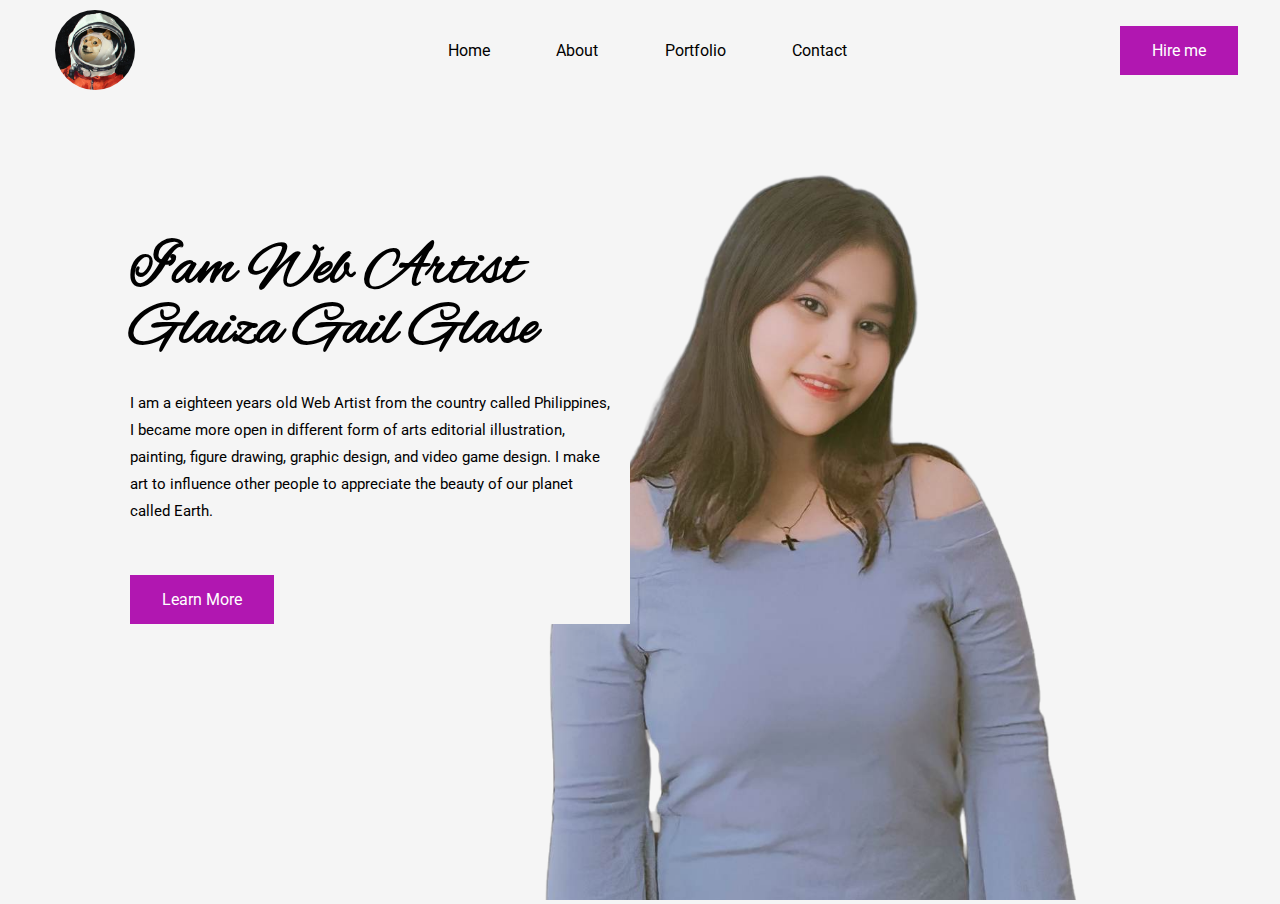
<file: Astra/index.html>
<!DOCTYPE html>
    <html lang="en">
    <head>
        <meta charset="UTF-8">
        <meta http-equiv="X-UA-Compatible" content="IE=edge">
        <meta name="viewport" content="width=device-width, initial-scale=1.0">

        <link rel="stylesheet" href="https://cdnjs.cloudflare.com/ajax/libs/font-awesome/6.3.0/css/all.min.css" 
        integrity="sha512-SzlrxWUlpfuzQ+pcUCosxcglQRNAq/DZjVsC0lE40xsADsfeQoEypE+enwcOiGjk/bSuGGKHEyjSoQ1zVisanQ==" 
        crossorigin="anonymous" referrerpolicy="no-referrer" />

        <link rel="preconnect" href="https://fonts.googleapis.com">
        <link rel="preconnect" href="https://fonts.gstatic.com" crossorigin>
        <link href="https://fonts.googleapis.com/css2?family=Alex+Brush&family=Cookie&family=Permanent+Marker&family=Playfair+Display:ital,wght@0,500;1,400&family=Poppins:ital,wght@0,100;0,200;0,300;0,400;0,500;0,600;0,700;0,800;0,900;1,600&family=Roboto:wght@500&display=swap" rel="stylesheet">

        <link rel="stylesheet" href="style.css">
        <title>Astra</title>
    </head>

    <body>
        <header>
                <img src="astrokitainu.jpg" alt="website-logo" class="website-logo">
                <div class="navigation">
                    <a href="#" class="nav-link">Home</a>
                    <a href="#" class="nav-link">About</a>
                    <a href="#" class="nav-link">Portfolio</a>
                    <a href="#" class="nav-link">Contact</a>
                </div>
                <div class="hire-me">
                    <a href="#" class="hire-me-button">Hire me</a>
                </div>
            </div>
        </header>

        <main>
            <section class="socmed-buttons">
                <ul>
                    <li><a href="#"><i class="fa-brands fa-facebook"></i></a></li>
                    <li><a href="#"><i class="fa-brands fa-instagram"></i></a></li>
                    <li><a href="#"><i class="fa-brands fa-tiktok"></i></a></li>
                    <li><a href="#"><i class="fa-solid fa-envelope"></i></a></li>
                </ul>
            </section>
            <section class="content">
                <section class="introduction">
                    <h1>I'am Web Artist</h1>
                    <h1>Glaiza Gail Glase</h1>
                    <p>
                        I am a eighteen years old Web Artist from the country called Philippines, 
                        I became more open in different form of arts editorial illustration, painting, 
                        figure drawing, graphic design, and video game design. I make art to influence 
                        other people to appreciate the beauty of our planet called Earth.
                    </p>
                    <div class="learn-more">
                        <a href="#" class="learn-more-button">Learn More</a>
                    </div>
                </section>    
                <section class="content-image">
                    <img src="My project 2.png">
                </section>
            </section>                         
        </main>

        <footer></footer>

    </body>

</html>
</file>
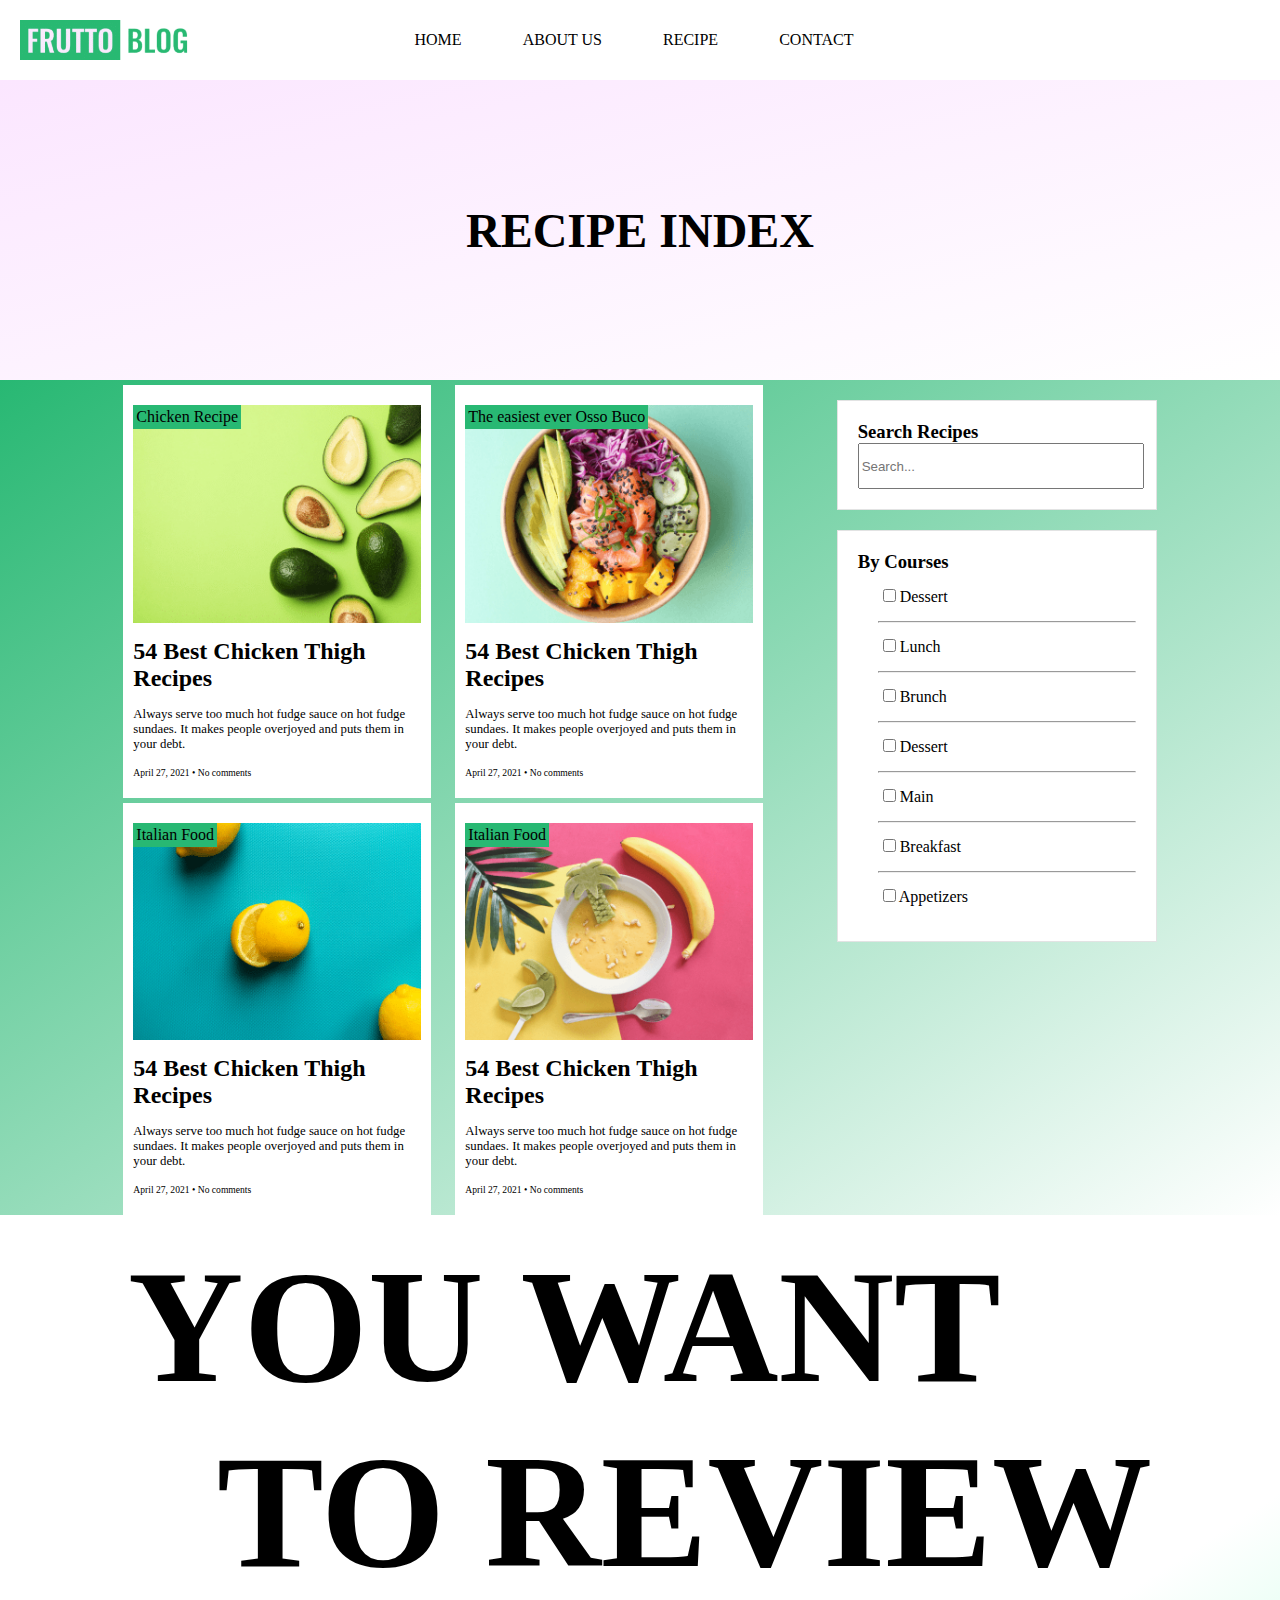
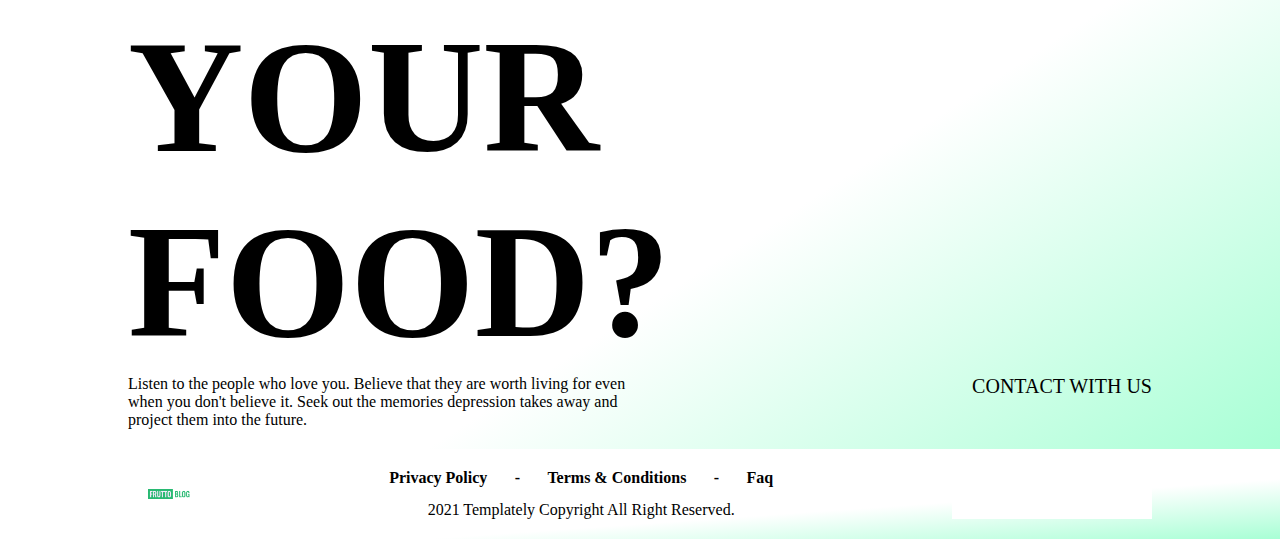
<file: FruitBlog/index.html>
<!DOCTYPE html>
<html lang="en">
    <head>
        <meta charset="UTF-8">
        <meta http-equiv="X-UA-Compatible" content="IE=edge">
        <meta name="viewport" content="width=device-width, initial-scale=1.0">
        <link rel="stylesheet" href="style.css">
        <link rel="stylesheet" href="https://cdnjs.cloudflare.com/ajax/libs/font-awesome/6.3.0/css/all.min.css" 
        integrity="sha512-SzlrxWUlpfuzQ+pcUCosxcglQRNAq/DZjVsC0lE40xsADsfeQoEypE+enwcOiGjk/bSuGGKHEyjSoQ1zVisanQ==" 
        crossorigin="anonymous" referrerpolicy="no-referrer" />
        <title>Recipe Webpage</title>
    </head>

    <body>
        <header>
            <img src="Fruit.png" alt="website-logo" class="website-logo"> <!--CAREFUL THE IMAGE SHOULD OUTSIDE-->
            <ul class="navigation">
                <li><a href="#" class="nav-link">Home</a></li>
                <li class="about-us">
                    <a href="#" class="nav-link">About Us <i class="fa-solid fa-angle-down"></i></a>
                    <ul class="about-us-subnav">
                        <li><a href="#">Blog Single</a></li>
                    </ul>
                </li>
                <li><a href="#" class="nav-link">Recipe</a></li>
                <li><a href="#" class="nav-link">Contact</a></li>
                <li><i class="fa-solid fa-magnifying-glass"></i></li>
            </ul>
            <div class="socmed-links">
                <a href="#"><i class="fa-brands fa-facebook"></i></a>
                <a href="#"><i class="fa-brands fa-twitter"></i></a>
                <a href="#"><i class="fa-brands fa-instagram"></i></a>
                <a href="#"><i class="fa-brands fa-youtube"></i></a>
            </div>
        </header>

        <main>
            <article class="hero-banner">
                <h1 class="hero-banner-heading">Recipe Index</h1>
            </article>
            <article class="main-recipe-content">
                <article class="recipe-list">
                    <section class="recipe-container">
                        <section class="recipe-photo-container">
                            <span class="recipe-label">Chicken Recipe</span>
                            <img src="Group1.png" alt="recipe-image" class="recipe-image">
                        </section>
                        <h3 class="recipe-title">54 Best Chicken Thigh Recipes</h3>
                        <p class="recipe-description">Always serve too much hot fudge sauce on 
                        hot fudge sundaes. It makes people overjoyed and puts them in your debt.</p>
                        <p class="recipe-other-info">April 27, 2021 • No comments</p>
                    </section>
                    <section class="recipe-container">
                        <section class="recipe-photo-container">
                            <span class="recipe-label">The easiest ever Osso Buco</span>
                            <img src="Group2.png" alt="recipe-image" class="recipe-image">
                        </section>
                        <h3 class="recipe-title">54 Best Chicken Thigh Recipes</h3>
                        <p class="recipe-description">Always serve too much hot fudge sauce on 
                        hot fudge sundaes. It makes people overjoyed and puts them in your debt.</p>
                        <p class="recipe-other-info">April 27, 2021 • No comments</p>
                    </section>
                    <section class="recipe-container">
                        <section class="recipe-photo-container">
                            <span class="recipe-label">Italian Food</span>
                            <img src="Group3.png" alt="recipe-image" class="recipe-image">
                        </section>
                        <h3 class="recipe-title">54 Best Chicken Thigh Recipes</h3>
                        <p class="recipe-description">Always serve too much hot fudge sauce on 
                        hot fudge sundaes. It makes people overjoyed and puts them in your debt.</p>
                        <p class="recipe-other-info">April 27, 2021 • No comments</p>
                    </section>
                    <section class="recipe-container">  
                        <section class="recipe-photo-container">
                            <span class="recipe-label">Italian Food</span>
                            <img src="Group4.png" alt="recipe-image" class="recipe-image">
                        </section>
                        <h3 class="recipe-title">54 Best Chicken Thigh Recipes</h3>
                        <p class="recipe-description">Always serve too much hot fudge sauce on 
                        hot fudge sundaes. It makes people overjoyed and puts them in your debt.</p>
                        <p class="recipe-other-info">April 27, 2021 • No comments</p>
                    </section>
                </article>
                <aside class="recipe-filter">
                    <section class="recipe-filter-container">
                        <h3 class="recipe-filter-heading">Search Recipes</h3>
                        <div class="search-recipe-field">
                            <i class="fa-solid fa-magnifying-glass search-recipe-icon"></i>
                            <input type="text" class="search-text-input" placeholder="Search...">
                        </div>
                    </section>
                    <section class="recipe-filter-container">
                        <h3 class="recipe-filter-heading">By Courses</h3>
                        <ul class="courses-checkboxes">
                            <li class="course-checkbox-item">
                                <input type="checkbox" id="dessert-checkbox">
                                <label for="dessert-checkbox">Dessert</label> 
                            </li>
                            <hr>
                            <li class="course-checkbox-item">
                                <input type="checkbox" id="lunch-checkbox">
                                <label for="lunch-checkbox">Lunch</label>
                            </li>
                            <hr>
                            <li class="course-checkbox-item">
                                <input type="checkbox" id="brunch-checkbox">
                                <label for="brunch-checkbox">Brunch</label>
                            </li>
                            <hr>
                            <li class="course-checkbox-item">
                                <input type="checkbox" id="dinner-checkbox">
                                <label for="dinner-checkbox">Dessert</label>
                            </li>
                            <hr>
                            <li class="course-checkbox-item">
                                <input type="checkbox" id="main-checkbox">
                                <label for="main-checkbox">Main</label>
                            </li>
                            <hr>
                            <li class="course-checkbox-item">
                                <input type="checkbox" id="breakfast-checkbox">
                                <label for="breakfast-checkbox">Breakfast</label>
                            </li>
                            <hr>
                            <li class="course-checkbox-item">
                                <input type="checkbox" id="appetizers-checkbox">
                                <label for="appetizers-checkbox">Appetizers</label>
                            </li>
                        </ul>
                    </section>
                </aside>
            </article>
            <article class="sub-banner">
                <div class="food-review-banner">
                    <h1>You want</h1>
                    <h1 class="flex-end-align">to review</h1>
                    <h1>your food?</h1>
                </div>
                <div class="quote-and-contact">
                    <p class="quote">
                        Listen to the people who love you. Believe that they are worth 
                        living for even when you don't believe it. Seek out the memories 
                        depression takes away and project them into the future.
                    </p>
                    <a class="contact-link" href="#">Contact with us</a>
                </div>
            </article>   
        </main>

        <footer>
            <img src="Fruit.png" alt="website-logo" class="website-logo">
            <div class="links-and-copyright">
                <ul class="footer-links">
                    <li><a href="#">Privacy Policy</a></li>
                    -
                    <li><a href="#">Terms & Conditions</a></li>
                    -
                    <li><a href="#">Faq</a></li> 
                </ul>
                <p>2021 Templately <i class="fa-solid fa-copyright"></i> Copyright All Right Reserved.</p>
            </div>
            <div class="socmed-links">
                <a href="#"><i class="fa-brands fa-facebook"></i></a>
                <a href="#"><i class="fa-brands fa-twitter"></i></a>
                <a href="#"><i class="fa-brands fa-instagram"></i></a>
                <a href="#"><i class="fa-brands fa-youtube"></i></a>
            </div>
        </footer>
    </body>

</html>
</file>
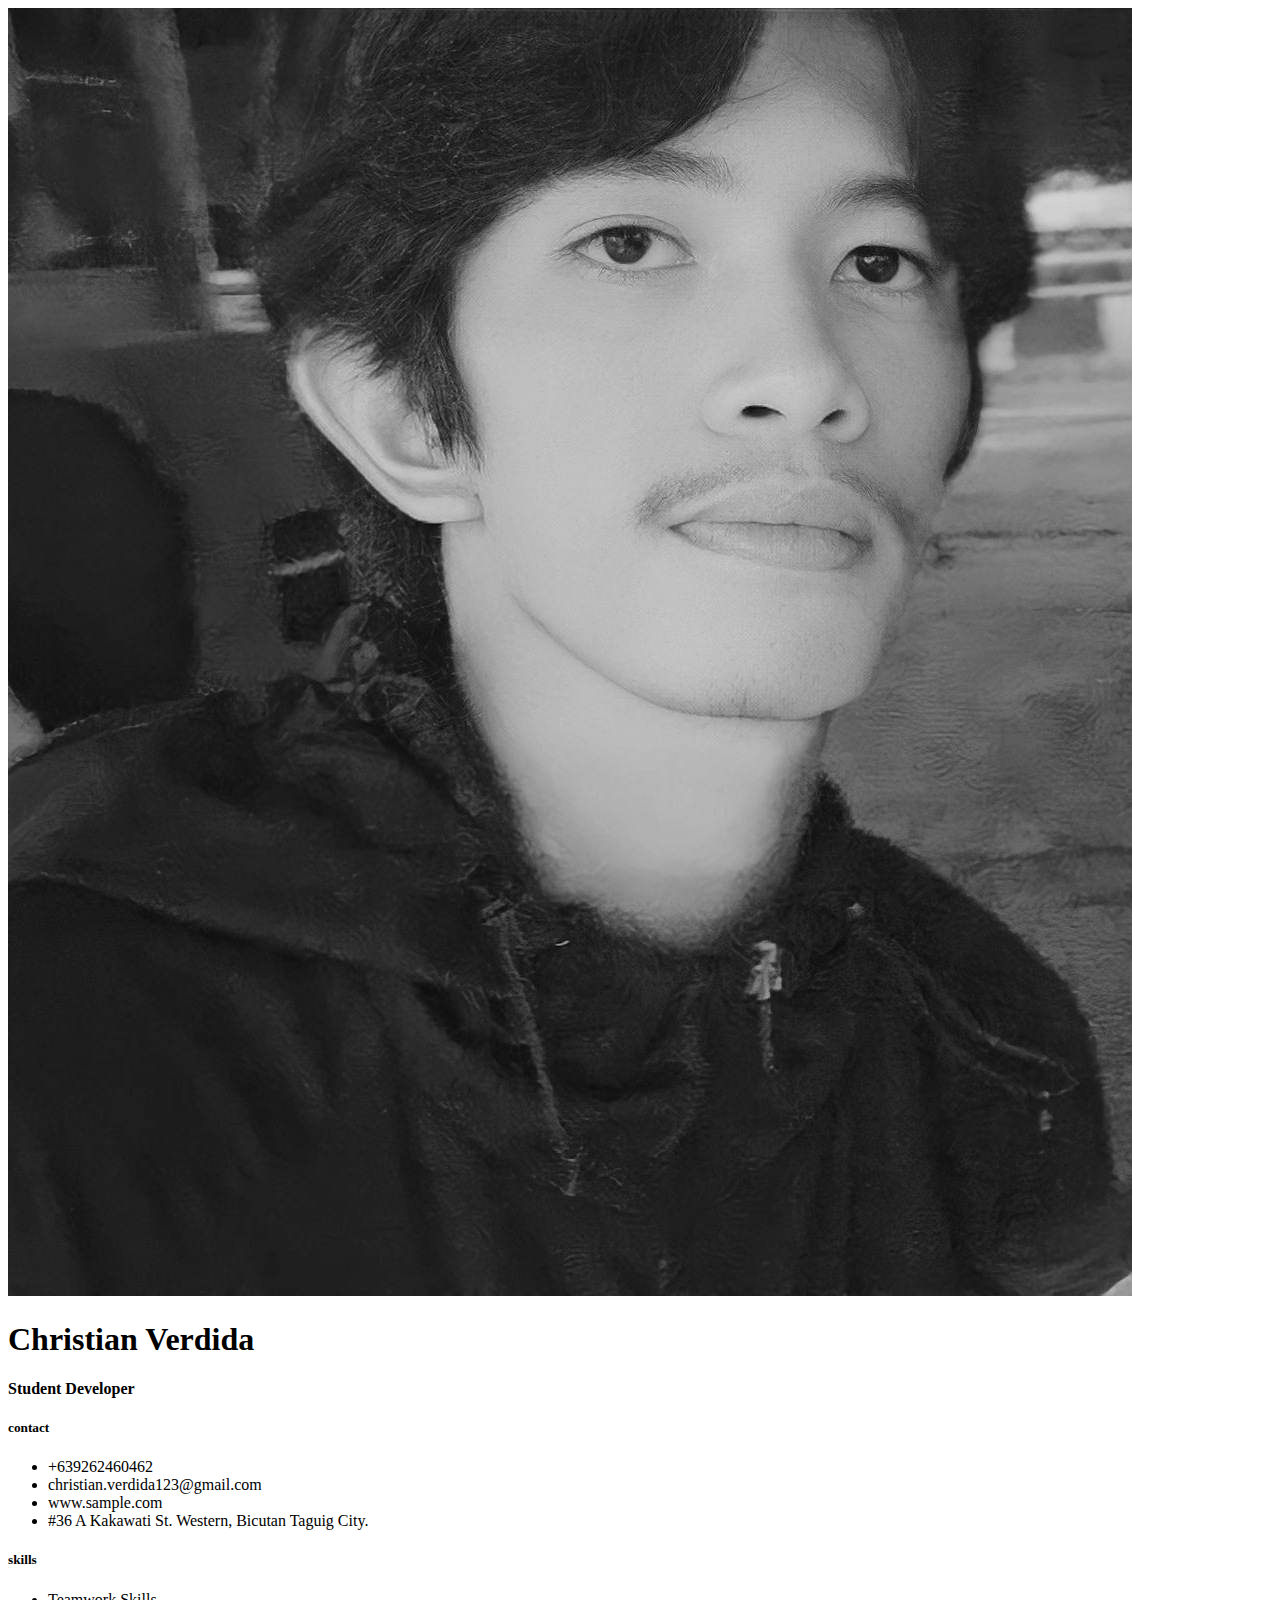
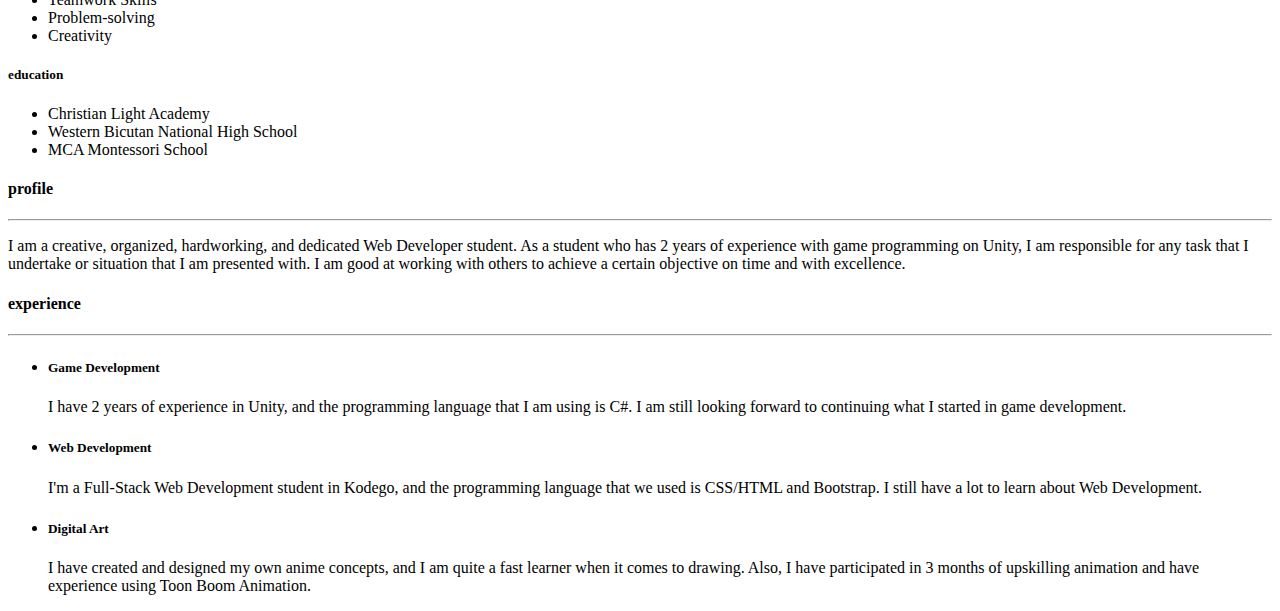
<file: resume.html>
<!DOCTYPE html>
<html lang="en">
    <head>
        <meta charset="UTF-8">
        <meta http-equiv="X-UA-Compatible" content="IE=edge">
        <meta name="viewport" content="width=device-width, initial-scale=1.0">
        <link href="https://cdn.jsdelivr.net/npm/bootstrap@5.0.2/dist/css/bootstrap.min.css" 
        rel="stylesheet" integrity="sha384-EVSTQN3/azprG1Anm3QDgpJLIm9Nao0Yz1ztcQTwFspd3yD65VohhpuuCOmLASjC"
        crossorigin="anonymous">
        <link rel="stylesheet" href="https://cdnjs.cloudflare.com/ajax/libs/font-awesome/6.3.0/css/all.min.css" 
        integrity="sha512-SzlrxWUlpfuzQ+pcUCosxcglQRNAq/DZjVsC0lE40xsADsfeQoEypE+enwcOiGjk/bSuGGKHEyjSoQ1zVisanQ==" 
        crossorigin="anonymous" referrerpolicy="no-referrer" />
        <title>Resume</title>
    </head>

    <body class="bg-light">
        <div class="container p-5">
            <div class="row">
                <div class="col-lg-4 bg-dark text-white text-center py-4">
                    <div class="header-left">
                        <img src="Images/Profile.jpg" class="img-thumbnail rounded-circle mb-2">
                        <h1 class="display-5">Christian Verdida</h1>
                        <h4 class="lead text-uppercase text-white-50 mb-4">Student Developer</h4>
                    </div>
                    <div>
                        <h5 class="text-uppercase bg-white text-dark py-2 rounded-pill">contact</h5>
                        <ul class="list-unstyled text-white-50 ml-5 py-2 text-left">
                            <li class="list-item">
                                <i class="fas fa-mobile-alt mx-4"></i>
                                +639262460462
                            </li>
                            <li class="list-item">
                                <i class="fas fa-envelope-open-text mx-4"></i>
                                christian.verdida123@gmail.com
                            </li>
                            <li class="list-item">
                                <i class="fas fa-blog mx-4"></i>
                                www.sample.com
                            </li>
                            <li class="list-item">
                                <i class="fas fa-map-marker-alt mx-4"></i>
                                #36 A Kakawati St. Western, Bicutan Taguig City.
                            </li>
                        </ul>
                    </div>

                    <div>
                        <h5 class="text-uppercase bg-white text-dark py-2 rounded-pill">skills</h5>
                        <ul class="list text-white-50 ml-5 py-2 text-left text-capitalize">
                            <li class="list-item">Teamwork Skills</li>
                            <li class="list-item">Problem-solving</li>
                            <li class="list-item">Creativity</li>
                        </ul>
                    </div>

                    <div>
                        <h5 class="text-uppercase bg-white text-dark py-2 rounded-pill">education</h5>
                        <ul class="list text-white-50 ml-5 py-2 text-left text-capitalize">
                            <li class="list-item">Christian Light Academy</li>
                            <li class="list-item">Western Bicutan National High School</li>
                            <li class="list-item">MCA Montessori School</li>
                        </ul>
                    </div>

                </div>
                <div class="col-lg-8 bg-light text-dark py-4 px-5">
                    <div class="header-right">
                        <h4 class="text-uppercase">profile</h4>
                        <hr>
                        <p>
                            I am a creative, organized, hardworking, and dedicated Web Developer student. 
                            As a student who has 2 years of experience with game programming on Unity, I am 
                            responsible for any task that I undertake or situation that I am presented with. 
                            I am good at working with others to achieve a certain objective on time and with excellence.
                        </p>
                        <div>
                            <h4 class="text-uppercase">experience</h4>
                            <hr>

                            <ul class="list">
                                <li class="list-item">
                                    <h5 class="display-6 text-uppercase">Game Development</h5>
                                    <p>
                                        I have 2 years of experience in Unity, and the programming language that 
                                        I am using is C#. I am still looking forward to continuing what I started 
                                        in game development.
                                    </p>
                                </li>
                                <li class="list-item">
                                    <h5 class="display-6 text-uppercase">Web Development</h5>
                                    <p>
                                        I'm a Full-Stack Web Development student in Kodego, and the programming 
                                        language that we used is CSS/HTML and Bootstrap. I still have a lot to learn 
                                        about Web Development.
                                    </p>
                                </li>
                                <li class="list-item">
                                    <h5 class="display-6 text-uppercase">Digital Art</h5>
                                    <p>
                                        I have created and designed my own anime concepts, and I am quite a fast 
                                        learner when it comes to drawing. Also, I have participated in 3 months of 
                                        upskilling animation and have experience using Toon Boom Animation.
                                    </p>
                                </li>
                            </ul>
                        </div>
                    </div>
                </div>
            </div>
        </div>

        <script src="https://cdn.jsdelivr.net/npm/bootstrap@5.0.2/dist/js/bootstrap.bundle.min.js" 
        integrity="sha384-MrcW6ZMFYlzcLA8Nl+NtUVF0sA7MsXsP1UyJoMp4YLEuNSfAP+JcXn/tWtIaxVXM" 
        crossorigin="anonymous"></script>
    </body>

</html>
</file>
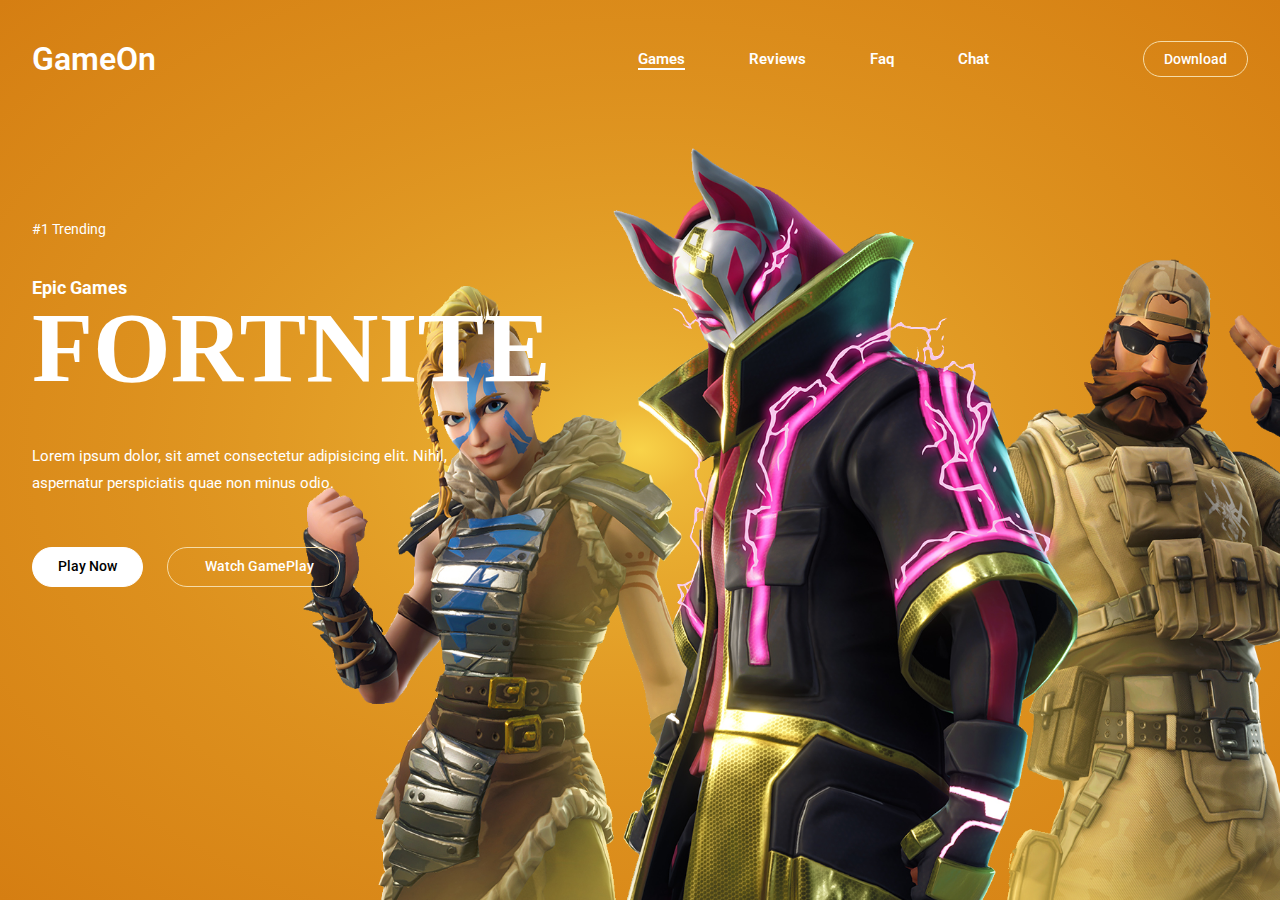
<file: Fortnite/gaming.html>
<!DOCTYPE html>
<html lang="en">
    <head>
        <meta charset="UTF-8">
        <meta http-equiv="X-UA-Compatible" content="IE=edge">
        <meta name="viewport" content="width=device-width, initial-scale=1.0">
       
        <link rel="preconnect" href="https://fonts.googleapis.com">
        <link rel="preconnect" href="https://fonts.gstatic.com" crossorigin>
        <link href="https://fonts.googleapis.com/css2?family=Permanent+Marker&family=
        Poppins:ital,wght@0,100;0,200;0,300;0,400;0,500;0,600;0,700;0,800;0,900;1,600&family=
        Roboto:wght@500&display=swap" rel="stylesheet">

        <link rel="stylesheet" href="https://cdnjs.cloudflare.com/ajax/libs/font-awesome/6.3.0/css/all.min.css" 
        integrity="sha512-SzlrxWUlpfuzQ+pcUCosxcglQRNAq/DZjVsC0lE40xsADsfeQoEypE+enwcOiGjk/bSuGGKHEyjSoQ1zVisanQ==" 
        crossorigin="anonymous" referrerpolicy="no-referrer" />

        <link rel="stylesheet" href="style.css">
        
        <title>Gaming Website</title>

    </head>

    <body>
        <section class="hero">
            <div class="main-width">
                <header>
                    <div class="logo">
                        <h2><a href="#">GameOn</a></h2>
                    </div>
                    <nav>
                        <ul>
                            <li class="active"><a href="#">Games</a></li>
                            <li><a href="#">Reviews</a></li>
                            <li><a href="#">Faq</a></li>
                            <li><a href="#">Chat</a></li>
                            <li class="btn"><a href="#">Download</a></li>
                        </ul>
                    </nav>
                </header>
                <div class="content">
                    <div class="main-text">
                        <h6>#1 Trending</h6>
                        <h3>Epic Games</h3>
                        <h1>FORTNITE</h1>
                        <p>Lorem ipsum dolor, sit amet consectetur adipisicing elit. Nihil, 
                        aspernatur perspiciatis quae non minus odio.</p>
                        <a href="#">Play Now</a>
                        <a href="#" class="cta"><i class="fa-solid fa-play"></i>Watch GamePlay</a>
                    </div>
                    <div class="social">
                        <a href="#"><i class="fa-brands fa-windows"></i></a>
                        <a href="#"><i class="fa-brands fa-apple"></i></a>
                        <a href="#"><i class="fa-solid fa-n"></i></a>
                        <a href="#"><i class="fa-brands fa-android"></i></a>
                        <a href="#"><i class="fa-brands fa-playstation"></i></a>
                        <a href="#"><i class="fa-brands fa-xbox"></i></a>
                    </div>
                    <div class="image">
                        <img src="anime.png">
                    </div>
                </div>
            </div>
        </section>
        
    </body>

</html>
</file>
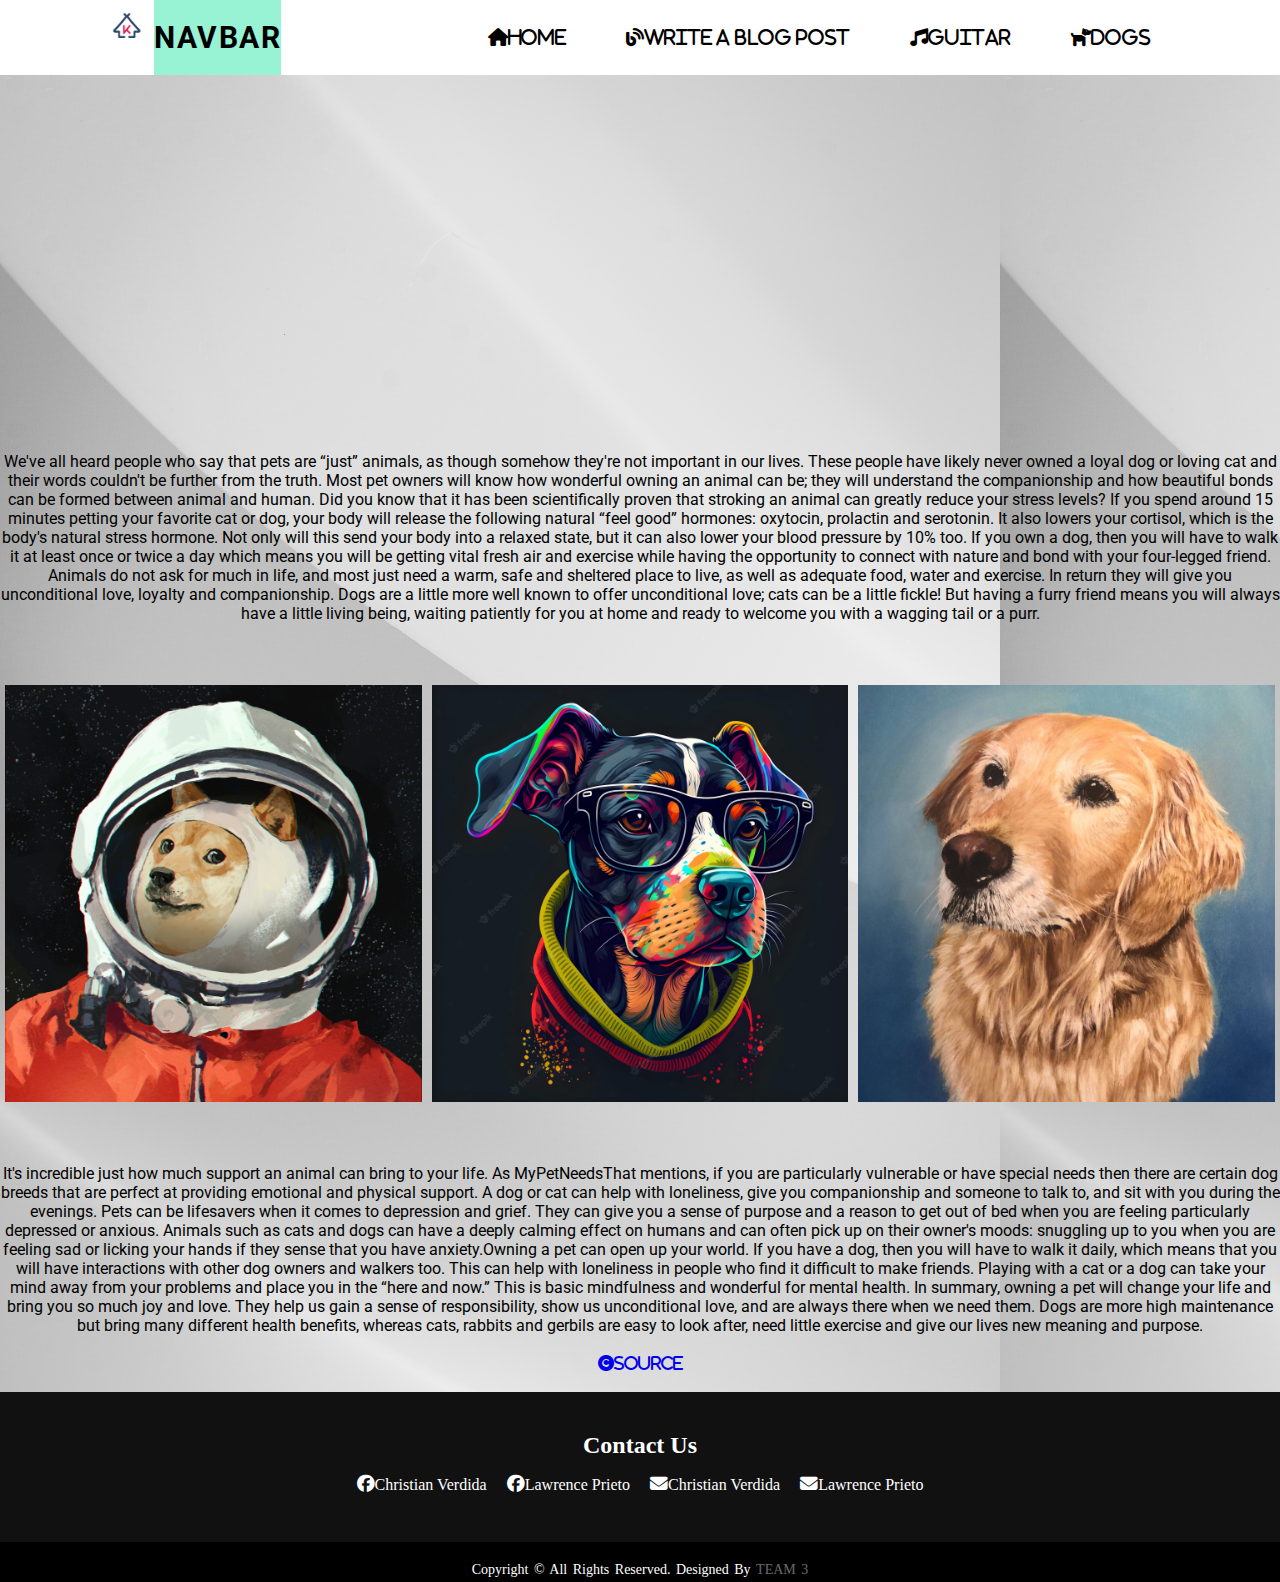
<file: wd46_Prieto_Verdida_html_2nd_activity/dogs.html>
<!DOCTYPE html>
<html lang="en">
    <head>
        <meta charset="UTF-8">
        <meta http-equiv="X-UA-Compatible" content="IE=edge">
        <meta name="viewport" content="width=device-width, initial-scale=1.0">

        <link rel="stylesheet" href="header.css">
        <link rel="stylesheet" href="footer.css">
        <link rel="stylesheet" href="background.css">
        <link rel="stylesheet" href="doggo.css">
        <link rel="stylesheet" href="https://cdnjs.cloudflare.com/ajax/libs/font-awesome/6.3.0/css/all.min.css">

        <link rel="preconnect" href="https://fonts.googleapis.com">
        <link rel="preconnect" href="https://fonts.gstatic.com" crossorigin>
        <link href="https://fonts.googleapis.com/css2?family=Poppins:ital,wght@1,600&family=Roboto:wght@500&display=swap" 
        rel="stylesheet">

        <style>
            body{
                font-family: 'Poppins', sans-serif;
                font-family: 'Roboto', sans-serif;
            }
        </style>

        <title>Dogs</title>
    </head>

    <body>
        <header>

            <nav>
                <div>
                    <a href="https://www.facebook.com/KodegoPH" target="_blank">
                    <img src="kodego.png" alt="Kodego Image"></a>
                </div>

                <div class="header-content">                     
                    <p>navbar</p>
                </div>
                
                <ul>
                    <li><a href="home.html"><i class="fa-solid fa-house">Home</i></a>
                    <li><a href="write_blog_post.html"><i class="fa-solid fa-blog">Write a Blog Post</i></a>
                    <li><a href="guitar.html"><i class="fa-solid fa-music">Guitar</i></a>   
                    <li><a href="dogs.html"><i class="fa-solid fa-dog">Dogs</i></a>    
                </ul>                   
            </nav>    
           
        </header>

        <main>

            
            <center>
                <h1>Doggo Page</h1><br/><br/><br/>

                <iframe width="560" height="315" src="https://www.youtube.com/embed/IA64nb2uLYQ" 
                title="YouTube video player" frameborder="0" allow="accelerometer; autoplay; 
                clipboard-write; encrypted-media; gyroscope; picture-in-picture; web-share" 
                allowfullscreen></iframe><br/><br/><br/>
                    
                <section>
                    <p>
                        We've all heard people who say that pets are “just” animals, as though somehow they're not important 
                        in our lives. These people have likely never owned a loyal dog or loving cat and their words couldn't 
                        be further from the truth. Most pet owners will know how wonderful owning an animal can be; they will 
                        understand the companionship and how beautiful bonds can be formed between animal and human. Did you 
                        know that it has been scientifically proven that stroking an animal can greatly reduce your stress levels? 
                        If you spend around 15 minutes petting your favorite cat or dog, your body will release the following 
                        natural “feel good” hormones: oxytocin, prolactin and serotonin. It also lowers your cortisol, which is 
                        the body's natural stress hormone. Not only will this send your body into a relaxed state, but it can also 
                        lower your blood pressure by 10% too. If you own a dog, then you will have to walk it at least once or twice 
                        a day which means you will be getting vital fresh air and exercise while having the opportunity to connect
                        with nature and bond with your four-legged friend. Animals do not ask for much in life, and 
                        most just need a warm, safe and sheltered place to live, as well as adequate food, water and 
                        exercise. In return they will give you unconditional love, loyalty and companionship. Dogs are 
                        a little more well known to offer unconditional love; cats can be a little fickle! But having 
                        a furry friend means you will always have a little living being, waiting patiently for you at 
                        home and ready to welcome you with a wagging tail or a purr. 
                    </p>
                </section><br/><br/><br/>

                <section>
                    <div class="dogrow">
                        <div class="column">
                        <img src="astrokitainu.jpg" style="display:inline-block; max-width: 100%;"/>
                        </div>

                        <div class="column">
                        <img src="dogglasses.avif" style="display:inline-block; max-width: 100%"/>
                        </div>

                        <div class="column">
                        <img src="golden.jpg" style="display:inline-block; max-width: 100%"/>
                        </div>
                    </div>
                </section><br/><br/><br/>    

                <section>
                    <p>
                        It's incredible just how much support an animal can bring to your life. As 
                        MyPetNeedsThat mentions, if you are particularly vulnerable or have special 
                        needs then there are certain dog breeds that are perfect at providing emotional 
                        and physical support. A dog or cat can help with loneliness, give you companionship 
                        and someone to talk to, and sit with you during the evenings. Pets can be lifesavers 
                        when it comes to depression and grief. They can give you a sense of purpose and a 
                        reason to get out of bed when you are feeling particularly depressed or anxious. 
                        Animals such as cats and dogs can have a deeply calming effect on humans and can 
                        often pick up on their owner's moods: snuggling up to you when you are feeling sad or 
                        licking your hands if they sense that you have anxiety.Owning a pet can open up your world. 
                        If you have a dog, then you will have to walk it daily, which means that you will have 
                        interactions with other dog owners and walkers too. This can help with loneliness in 
                        people who find it difficult to make friends. Playing with a cat or a dog can take your 
                        mind away from your problems and place you in the “here and now.” This is basic mindfulness 
                        and wonderful for mental health. In summary, owning a pet will change your life and bring 
                        you so much joy and love. They help us gain a sense of responsibility, show us unconditional 
                        love, and are always there when we need them. Dogs are more high maintenance but bring many 
                        different health benefits, whereas cats, rabbits and gerbils are easy to look after, need 
                        little exercise and give our lives new meaning and purpose.
                    </p>
                </section><br/>    

                <section>        
                    <a href="https://www.transitionslifecare.org/2020/05/27/the-importance-of-pets-in-our-lives/
                    ?fbclid=IwAR0NRkQB4DSeKT3iOVASYjWjTKxA1qjYZrc
                    FNG4qzBB5MULa_RmyOeRRnVM" target="_blank"><i class="fa-solid fa-copyright">Source</i></a>
                </section> 
                                
            </center>

        </main><br/>
                          
        <footer>  
                     
            <div class="footer-content"> 
                <h2>Contact Us</h2>
                <ul class="socials">
                    <li><a href="https://www.facebook.com/profile.php?id=100076542009394" target="_blank"><i class="fa-brands fa-facebook">                     
                    </i>Christian Verdida</i></a></li>
                    <li><a href="https://www.facebook.com/lawrenxceprieto" target="_blank"><i class="fa-brands fa-facebook">
                    </i>Lawrence Prieto</i></a></li>
                    <li><a href="mailto:christian.verdida123@gmail.com" target="_blank"><i class="fa-solid fa-envelope">
                    </i>Christian Verdida</i></a></li>
                    <li><a href="mailto:keithprietolawrence@gmail.com" target="_blank"><i class="fa-solid fa-envelope">
                    </i>Lawrence Prieto</i></a></li>
                </ul>            
            </div>
            
            <div class="footer-bottom">
                <p>copyright &copy; All rights reserved. designed by <span>Team 3</span></p>
            </div>

        </footer>
                
    </body>

</html>
</file>
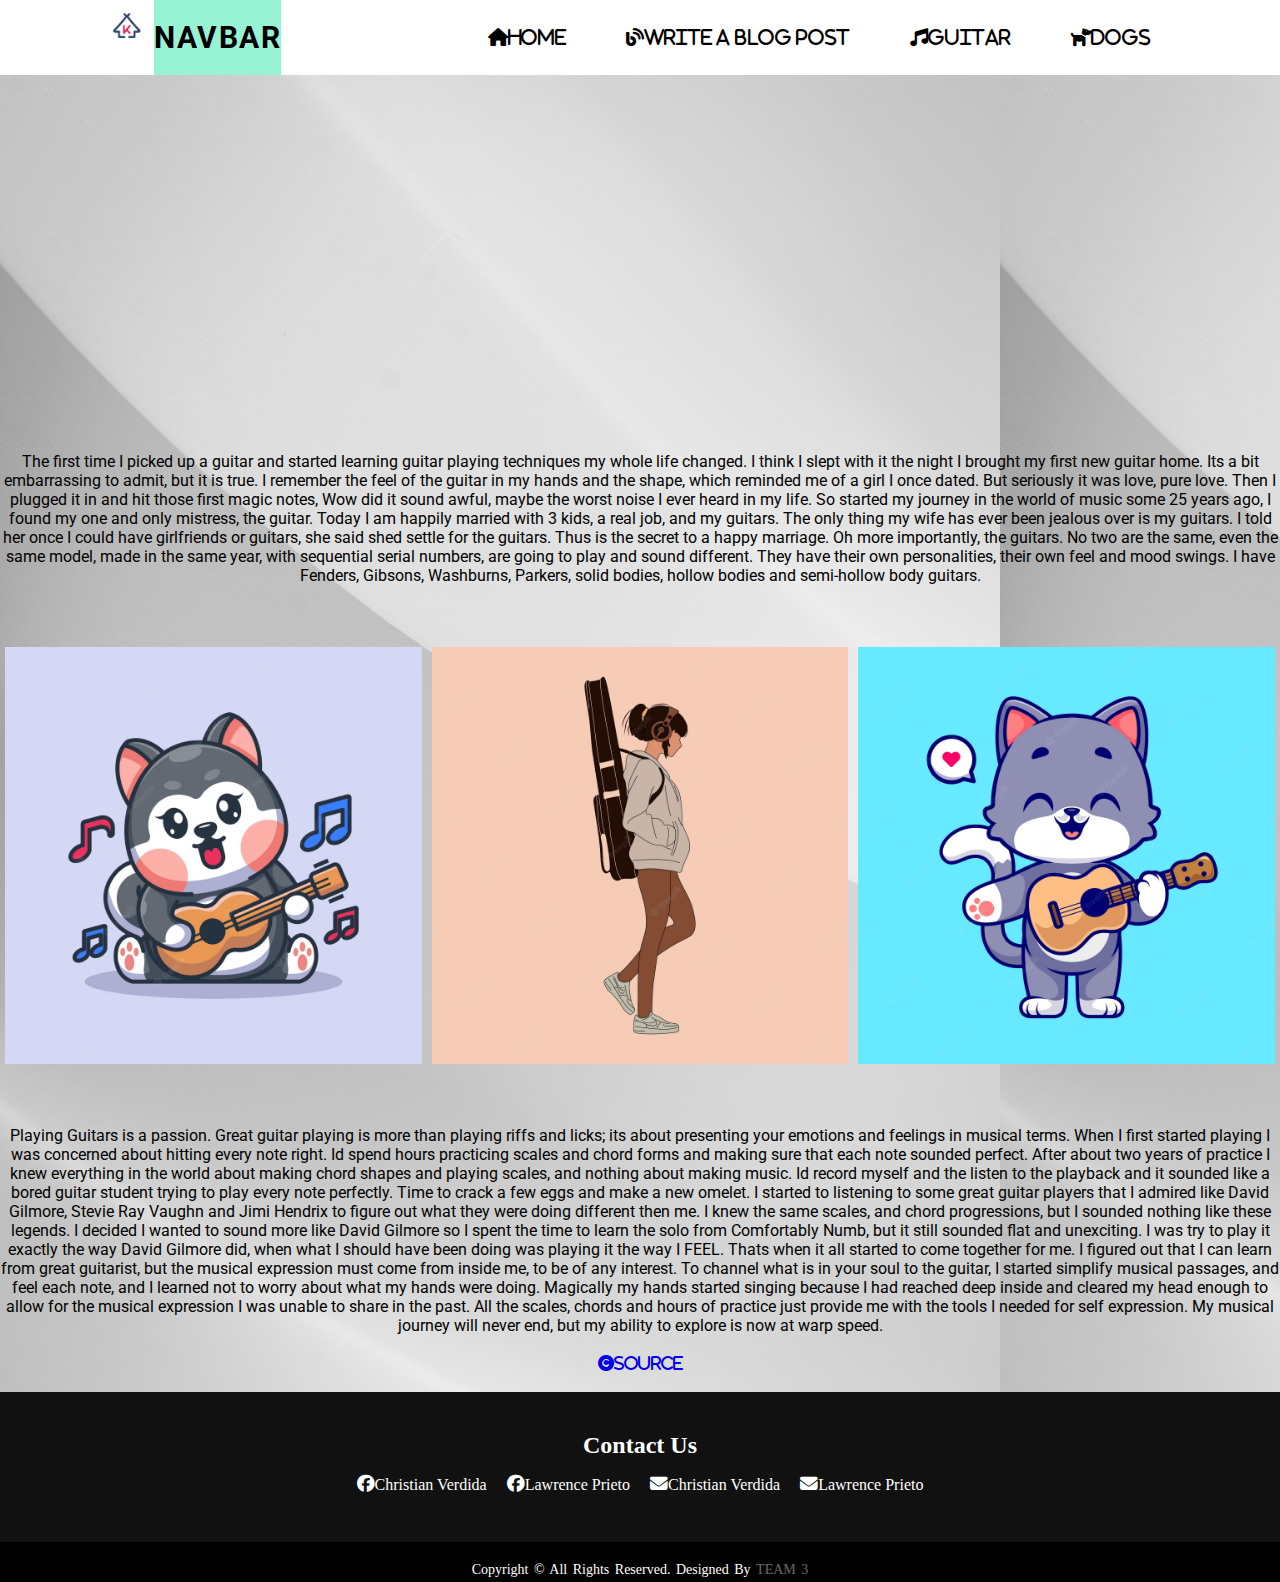
<file: wd46_Prieto_Verdida_html_2nd_activity/guitar.html>
<!DOCTYPE html>
<html lang="en">
    <head>
        <meta charset="UTF-8">
        <meta http-equiv="X-UA-Compatible" content="IE=edge">
        <meta name="viewport" content="width=device-width, initial-scale=1.0">

        <link rel="stylesheet" href="header.css">
        <link rel="stylesheet" href="footer.css">
        <link rel="stylesheet" href="background.css">
        <link rel="stylesheet" href="doggo.css">
        <link rel="stylesheet" href="https://cdnjs.cloudflare.com/ajax/libs/font-awesome/6.3.0/css/all.min.css">

        <link rel="preconnect" href="https://fonts.googleapis.com">
        <link rel="preconnect" href="https://fonts.gstatic.com" crossorigin>
        <link href="https://fonts.googleapis.com/css2?family=Poppins:ital,wght@1,600&family=Roboto:wght@500&display=swap" 
        rel="stylesheet">

        <style>
            body{
                font-family: 'Poppins', sans-serif;
                font-family: 'Roboto', sans-serif;
            }
        </style>

        <title>Guitar</title>
    </head>

    <body>
        <header>

            <nav>
                <div>
                    <a href="https://www.facebook.com/KodegoPH" target="_blank">
                    <img src="kodego.png" alt="Kodego Image"></a>
                </div>

                <div class="header-content">                     
                    <p>navbar</p>
                </div>
                
                <ul>
                    <li><a href="home.html"><i class="fa-solid fa-house">Home</i></a>
                    <li><a href="write_blog_post.html"><i class="fa-solid fa-blog">Write a Blog Post</i></a>
                    <li><a href="guitar.html"><i class="fa-solid fa-music">Guitar</i></a>   
                    <li><a href="dogs.html"><i class="fa-solid fa-dog">Dogs</i></a> 
                </ul>                   
            </nav>    
           
        </header>

        <main>

            <center>

                <h1>Doggo Page</h1><br/><br/><br/>

                <iframe width="560" height="315" src="https://www.youtube.com/embed/mr9PpPBOh1o" 
                title="YouTube video player" frameborder="0" allow="accelerometer; autoplay; 
                clipboard-write; encrypted-media; gyroscope; picture-in-picture; web-share" allowfullscreen>
                </iframe><br/><br/><br/>
                
                <section>
                    <p>
                        The first time I picked up a guitar and started learning guitar playing techniques 
                        my whole life changed. I think I slept with it the night I brought my first new guitar 
                        home. Its a bit embarrassing to admit, but it is true. I remember the feel of the 
                        guitar in my hands and the shape, which reminded me of a girl I once dated. But 
                        seriously it was love, pure love. Then I plugged it in and hit those first magic 
                        notes, Wow did it sound awful, maybe the worst noise I ever heard in my life. 
                        So started my journey in the world of music some 25 years ago, I found my one and 
                        only mistress, the guitar. Today I am happily married with 3 kids, a real job, 
                        and my guitars. The only thing my wife has ever been jealous over is my guitars. 
                        I told her once I could have girlfriends or guitars, she said shed settle for the 
                        guitars. Thus is the secret to a happy marriage. Oh more importantly, the guitars. 
                        No two are the same, even the same model, made in the same year, with sequential 
                        serial numbers, are going to play and sound different. They have their own personalities, 
                        their own feel and mood swings. I have Fenders, Gibsons, Washburns, Parkers, solid bodies, 
                        hollow bodies and semi-hollow body guitars.
                    </p><br/><br/><br/>
                </section>

                <section>
                    <div class="dogrow">
                        <div class="column">
                        <img src="huskyguitar.avif" style="display:inline-block; max-width: 100%;"/>
                        </div>

                        <div class="column">
                        <img src="guitarcase.avif" style="display:inline-block; max-width: 100%"/>
                        </div>

                        <div class="column">
                        <img src="catguitar.avif" style="display:inline-block; max-width: 100%"/>
                        </div>
                    </div><br/><br/><br/>
                </section>    

                <section>
                    <p>
                        Playing Guitars is a passion. Great guitar playing is more than playing riffs 
                        and licks; its about presenting your emotions and feelings in musical terms. 
                        When I first started playing I was concerned about hitting every note right. 
                        Id spend hours practicing scales and chord forms and making sure that each note 
                        sounded perfect. After about two years of practice I knew everything in the world 
                        about making chord shapes and playing scales, and nothing about making music. 
                        Id record myself and the listen to the playback and it sounded like a bored guitar 
                        student trying to play every note perfectly. Time to crack a few eggs and make a 
                        new omelet. I started to listening to some great guitar players that I admired like 
                        David Gilmore, Stevie Ray Vaughn and Jimi Hendrix to figure out what they were doing 
                        different then me. I knew the same scales, and chord progressions, but I sounded nothing 
                        like these legends. I decided I wanted to sound more like David Gilmore so I spent the 
                        time to learn the solo from Comfortably Numb, but it still sounded flat and unexciting. 
                        I was try to play it exactly the way David Gilmore did, when what I should have been 
                        doing was playing it the way I FEEL. Thats when it all started to come together for me. 
                        I figured out that I can learn from great guitarist, but the musical expression must come 
                        from inside me, to be of any interest. To channel what is in your soul to the guitar, 
                        I started simplify musical passages, and feel each note, and I learned not to worry 
                        about what my hands were doing. Magically my hands started singing because I had reached 
                        deep inside and cleared my head enough to allow for the musical expression I was unable 
                        to share in the past. All the scales, chords and hours of practice just provide me 
                        with the tools I needed for self expression. My musical journey will never end, but 
                        my ability to explore is now at warp speed.
                    </p><br/>
                </section>

                <section>
                    <a href="https://www.streetdirectory.com/travel_guide/31512/music/playing_guitar_is_a_
                    passion_for_a_life_time.html" target="_blank">
                    <i class="fa-solid fa-copyright">Source</i></a> 
                </section>

            </center>

        </main><br/>

        <footer>  
                     
            <div class="footer-content"> 
                <h2>Contact Us</h2>
                <ul class="socials">
                    <li><a href="https://www.facebook.com/profile.php?id=100076542009394" target="_blank"><i class="fa-brands fa-facebook">                     
                    </i>Christian Verdida</i></a></li>
                    <li><a href="https://www.facebook.com/lawrenxceprieto" target="_blank"><i class="fa-brands fa-facebook">
                    </i>Lawrence Prieto</i></a></li>
                    <li><a href="mailto:christian.verdida123@gmail.com" target="_blank"><i class="fa-solid fa-envelope">
                    </i>Christian Verdida</i></a></li>
                    <li><a href="mailto:keithprietolawrence@gmail.com" target="_blank"><i class="fa-solid fa-envelope">
                    </i>Lawrence Prieto</i></a></li>
                </ul>            
            </div>
            
            <div class="footer-bottom">
                <p>copyright &copy; All rights reserved. designed by <span>Team 3</span></p>
            </div>

        </footer>
      
    </body>

</html>
</file>
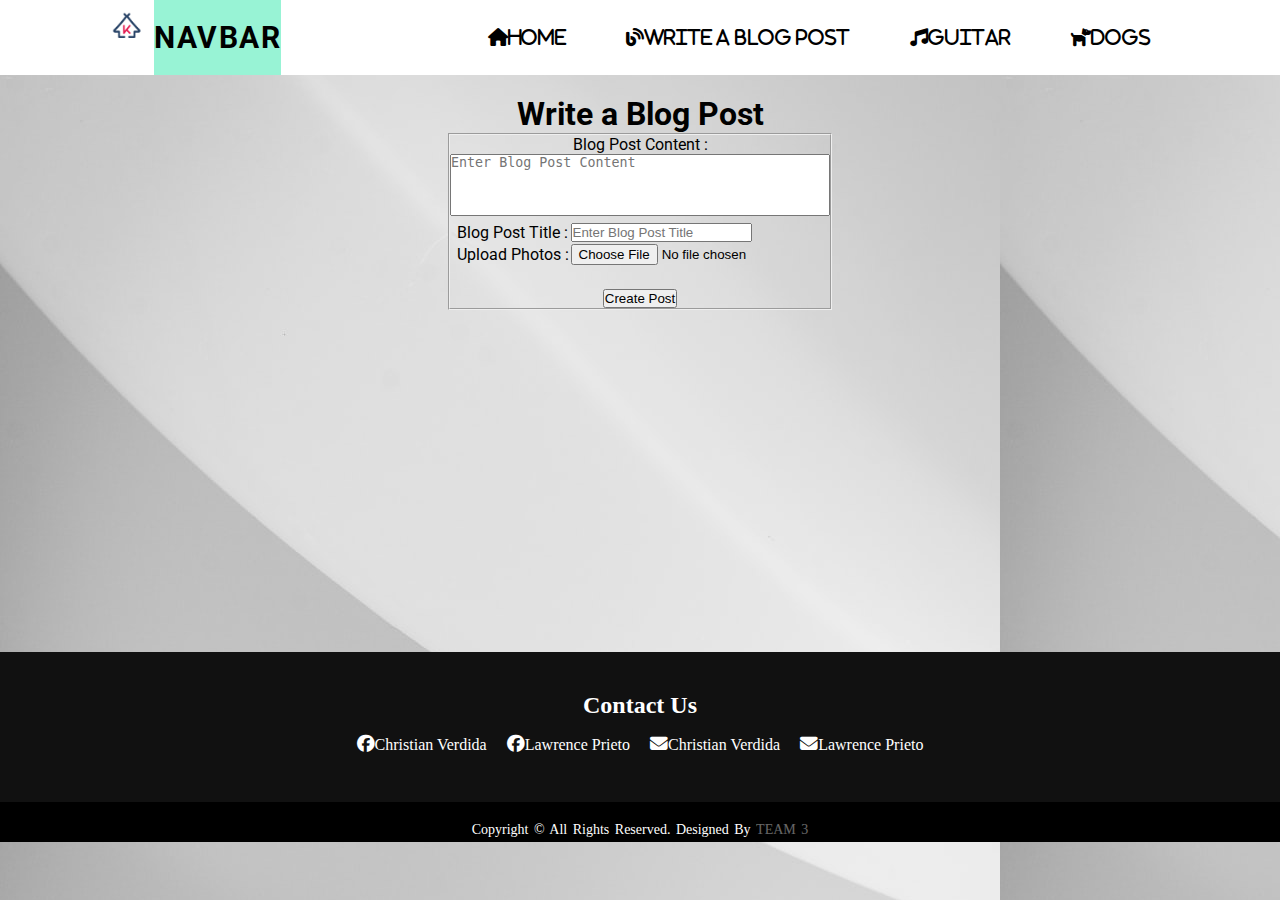
<file: wd46_Prieto_Verdida_html_2nd_activity/write_blog_post.html>
<!DOCTYPE html>
<html lang="en">
    <head>
        <meta charset="UTF-8">
        <meta http-equiv="X-UA-Compatible" content="IE=edge">
        <meta name="viewport" content="width=device-width, initial-scale=1.0">
        <link rel="stylesheet" href="header.css">
        <link rel="stylesheet" href="footer.css">
        <link rel="stylesheet" href="background.css">
        <link rel="stylesheet" href="https://cdnjs.cloudflare.com/ajax/libs/font-awesome/6.3.0/css/all.min.css">

        <link rel="preconnect" href="https://fonts.googleapis.com">
        <link rel="preconnect" href="https://fonts.gstatic.com" crossorigin>
        <link href="https://fonts.googleapis.com/css2?family=Poppins:ital,wght@1,600&family=Roboto:wght@500&display=swap" 
        rel="stylesheet">

        <style>
            body{
                font-family: 'Poppins', sans-serif;
                font-family: 'Roboto', sans-serif;
            }
        </style>

        <title>Write a Blog Post</title>
    </head>

    <body>
        <header>

            <nav>
                <div>
                    <a href="https://www.facebook.com/KodegoPH" target="_blank">
                    <img src="kodego.png" alt="Kodego Image"></a>
                </div>

                <div class="header-content">                     
                    <p>navbar</p>
                </div>
                
                <ul>
                    <li><a href="home.html"><i class="fa-solid fa-house">Home</i></a>
                    <li><a href="write_blog_post.html"><i class="fa-solid fa-blog">Write a Blog Post</i></a>
                    <li><a href="guitar.html"><i class="fa-solid fa-music">Guitar</i></a>   
                    <li><a href="dogs.html"><i class="fa-solid fa-dog">Dogs</i></a>    
                </ul>                   
            </nav>    
           
        </header><br/><br/><br/><br/><br/>

        <main>

            <center>
                <section>
                    <h1>Write a Blog Post</h1>
                </section>
                    
              
                    <fieldset style="width: 30%;">
                        <form action="home.html">
                            <table>
                                <tr>
                                    <td><label for="blog-post-title">Blog Post Title : </label></td>
                                    <td><input type="text" name="blog-post-title" id="blog-post-title" 
                                    placeholder="Enter Blog Post Title" required><br></td>                    
                                </tr>
                                <tr>
                                    <td><label for="photos">Upload Photos : </label></td>
                                    <td><input type="file" name="photos" id="photos" accept=".jpg," required></td>
                                </tr>
                                <tr>
                                    <p><label for="blog-post-content">Blog Post Content : </label></p>
                                    <textarea id="blog-post-content" name="blog-post-content" 
                                    placeholder="Enter Blog Post Content" required
                                    rows="4" cols="50"></textarea>              
                                </tr>

                            </table><br/>
                                                 
                            <button type="submit">Create Post</button>

                        </form>
                        
                    </fieldset>           

            </center>

        </main><br/><br/><br/><br/><br/><br/><br/><br/><br/><br/><br/><br/><br/><br/><br/><br/><br/><br/>

        <footer>    
                   
            <div class="footer-content"> 

                <h2>Contact Us</h2>

                <ul class="socials">
                    <li><a href="https://www.facebook.com/profile.php?id=100076542009394" target="_blank"><i class="fa-brands fa-facebook">                     
                    </i>Christian Verdida</i></a></li>
                    <li><a href="https://www.facebook.com/lawrenxceprieto" target="_blank"><i class="fa-brands fa-facebook">
                    </i>Lawrence Prieto</i></a></li>
                    <li><a href="mailto:christian.verdida123@gmail.com" target="_blank"><i class="fa-solid fa-envelope">                  
                    </i>Christian Verdida</i></a></li>
                    <li><a href="mailto:keithprietolawrence@gmail.com" target="_blank"><i class="fa-solid fa-envelope">
                    </i>Lawrence Prieto</i></a></li>
                </ul>            
            </div>

            <div class="footer-bottom">
                <p>copyright &copy; All rights reserved. designed by <span>Team 3</span></p>
            </div>

        </footer>


    </body>

</html>
</file>
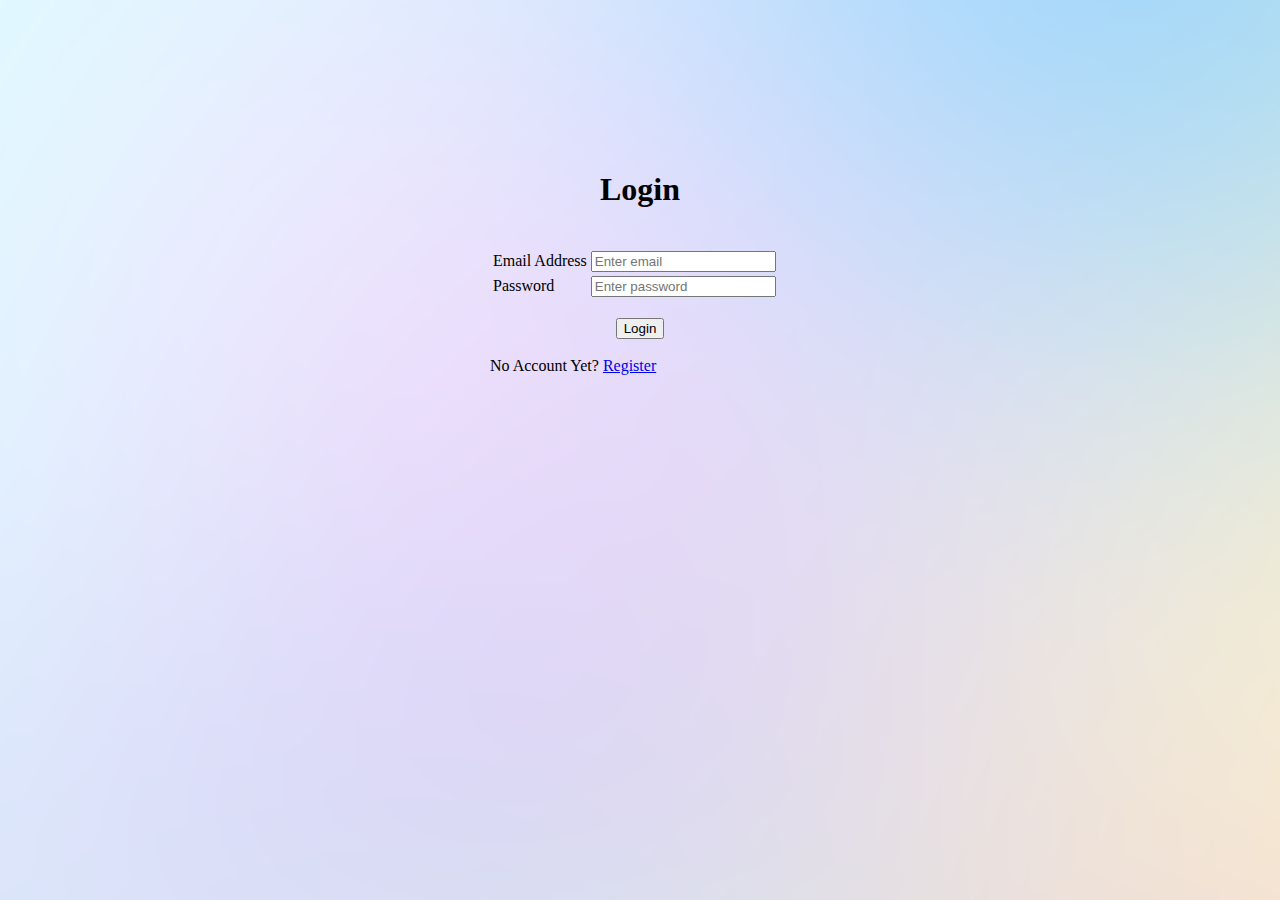
<file: wd46_verdida_html_exercise/login.html>
<!DOCTYPE html>
<html lang="en">
    <head>       
        <meta charset="UTF-8">
        <meta http-equiv="X-UA-Compatible" content="IE=edge">
        <meta name="viewport" content="width=device-width, initial-scale=1.0">
        <title>Login</title>                 
    </head>

    <!--1,600 x 1,200 WALLPAPER BACKGROUND-->
    <body background="Pastel.jpg" style="max-width: 300px; margin: auto; padding: 150px;"></body>
        <h1 style="text-align: center;">Login</h1>
        <form action="aboutme.html">
            <table>
                <tr>
                    <td><label for="email">Email Address</label></td>
                    <td><input type="email" name="email" id="email" 
                        placeholder="Enter email" required></td>
                </tr>
                <tr>
                <td><label for="password">Password</label></td>
                <td><input type="password" name="password" id="password" 
                    placeholder="Enter password" required></td>
                </tr><br>
            </table> <br> 
                     
            <center>                     
                <input type="submit" name="login" id="login" value="Login">                                                      
            </center> <br>  

        </form>
                             
        <td>No Account Yet?</td>
        <a href="registration.html">Register</a>
        
    </body>

</html>
</file>
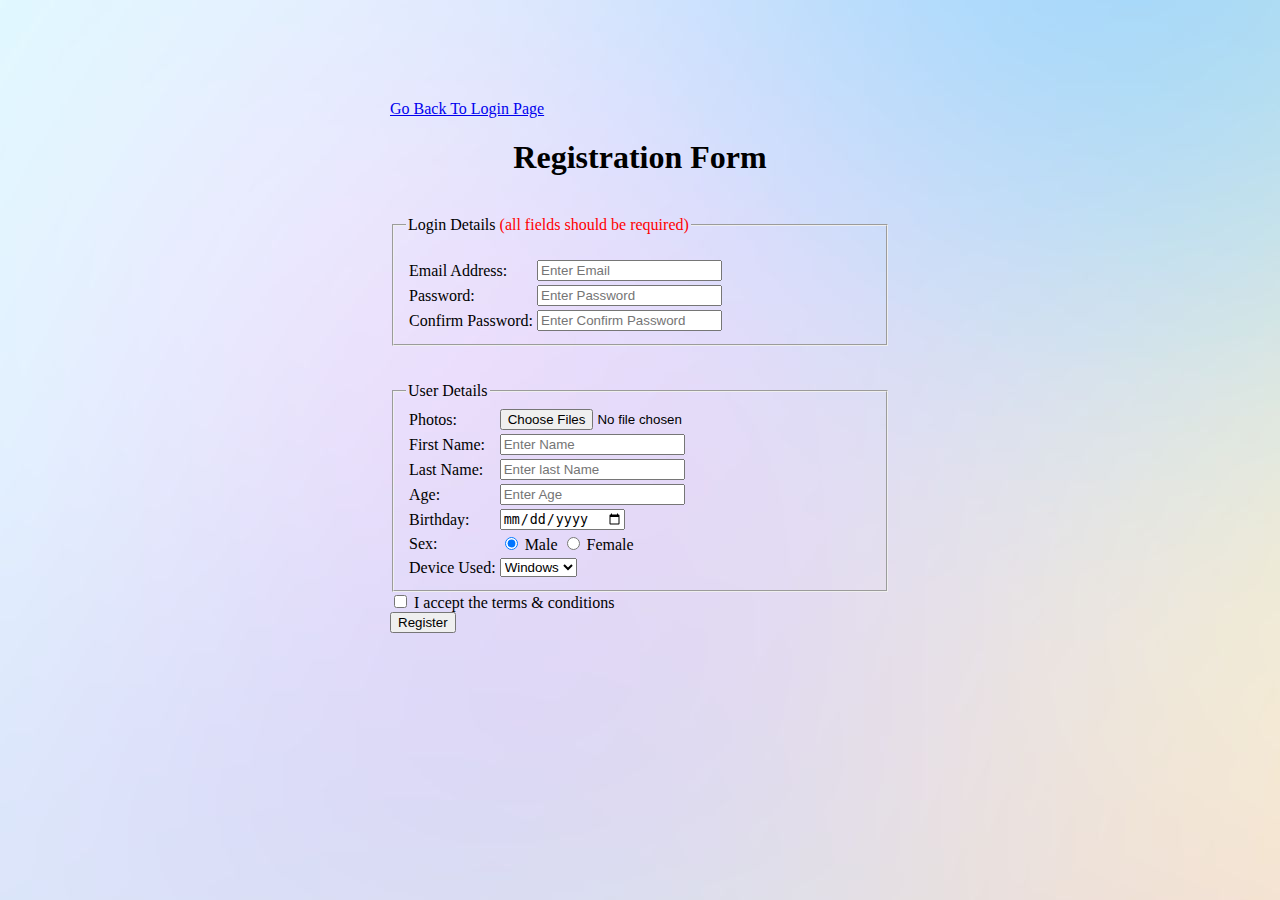
<file: wd46_verdida_html_exercise/registration.html>
<!DOCTYPE html>
<html lang="en">
    <head> 
        <meta charset="UTF-8">
        <meta http-equiv="X-UA-Compatible" content="IE=edge">
        <meta name="viewport" content="width=device-width, initial-scale=1.0">
        <title>Registration</title>
    </head>
    
    <body background="Pastel.jpg" style="max-width: 500px; margin: auto; padding: 100px;">
        <a href="login.html">Go Back To Login Page</a>
        <h1 style="text-align: center;">Registration Form</h1>
       <br> <!--LOGIN DETAILS-->
        <form action="aboutme.html">
            <fieldset>
                <legend>Login Details <span style="color: red;">(all fields should be required)</span></legend>
                <table>
                    <tr>
                        <td><label for="email">Email Address:</label></td>
                        <td><input type="text" id="email" name="email" 
                            placeholder="Enter Email" required></td>
                    </tr>
                    <tr>
                       <td><label for="psw">Password:</label></td>
                       <td><input type="password" name="psw" id="psw" 
                        placeholder="Enter Password" required></td>
                    </tr><br>
                    <tr>
                        <td><label for="confirm-password">Confirm Password:</label></td>
                        <td><input type="password" id="confirm-password" name="confirm-password" 
                            placeholder="Enter Confirm Password" required></td>
                    </tr>
                </table>
            </fieldset><br><br>

            <fieldset> <!--USER DETAILS-->
                <legend>User Details</legend>
                <table>
                    <tr>
                        <td><label for="photos">Photos:</label></td>
                        <td><input type="file" name="photos" id="photos" accept=".jpg, .jpeg, .png," 
                            multiple required></td>
                    </tr>
                    <tr>
                        <td><label for="first-name">First Name:</label></td>
                        <td><input type="text" name="first-name" id="first-name" 
                            placeholder="Enter Name" required><br></td>
                    </tr>
                    <tr>
                        <td><label for="last-name">Last Name:</label></td>
                        <td><input type="text" name="last-name" id="last-name" 
                            placeholder="Enter last Name" required></td>
                    </tr>
                    <tr>
                        <td><label for="age">Age:</label></td>
                        <td><input type="number" id="age" name="age" 
                            placeholder="Enter Age" required></td>
                    </tr>
                    <tr>
                        <td><label for="birth-date">Birthday:</label></td>
                        <td><input type="date" name="birth-date" id="birth-date" required></td>
                    </tr>
                    <tr>
                        <td>Sex:</td>
                        <td>
                            <input type="radio" name="gender" id="male" checked>
                            <label for="male">Male</label>
                            <input type="radio" name="gender" id="female">
                            <label for="female">Female</label>
                        </td>
                    </tr>
                    <tr>
                        <td>Device Used:</td>
                        <td>                          
                            <select name="device" id="device">
                                <option value="windows">Windows</option>
                                <option value="macos">MacOS</option>
                            </select><br>    
                        </td>
                    </tr>
                </table>
            </fieldset>

            <tr>
                <input type="checkbox" name="accept-terms-condition" id="accept-terms-condition" required>
                <label for="accept-terms-condition">I accept the terms & conditions</label><br>
            </tr>

            <tr>            
                <button type="submit" class="registerbtn">Register</button>
                <!--<input type="submit" name="submited" id="submited" value="Register">-->            
            </tr>
        </form>
    </body>
</html>
</file>
<file: Astra/style.css>
* {
    margin: 0;
    padding: 0;
    font-family: 'Roboto', sans-serif;
    background-color: whitesmoke;
}
header {
    background-color: whitesmoke;
    height: 100px;
    display: flex;
    justify-content: space-between;
}
.website-logo {
    margin: 10px;
    margin-left: 55px;
    border-radius: 50%;
    width: 80px;
    height: 80px;
}
.navigation {
    background-color: whitesmoke;
    width: 400px;
    height: 100%;
    display: flex;
    justify-content: space-between;
    align-items: center;
    margin-left: 90px;
}
.nav-link {
    text-decoration: none;
    color: black;
}
.nav-link:hover {
    color:  rgb(177, 23, 177);
}
.hire-me {
    background-color: whitesmoke;
    width: 200px;
    height: 100%;
    display: flex;
    align-items: center;
    margin-left: 20px;
}
.hire-me-button {
    background-color: rgb(177, 23, 177);
    border: none;
    color: white;
    padding: 15px 32px;
    text-align: center;
    text-decoration: none;
    display: inline-block;
    font-size: 16px;
    margin-left: 40px;
}
main {
    background-color: whitesmoke;
    height: 600px;
}
ul {
    width: 100px;
    position: absolute;
    overflow: hidden;
}
.socmed-buttons {
    position: absolute;
    top: 25%;
    margin-left: 50px;
    margin-top: 25px;
}
.socmed-buttons li {
    list-style-type: none;
    padding: 20px;
    transition: .6s;
    color: rgb(177, 23, 177);
    position: relative;
}
.socmed-buttons li i {
    font-size: 20px;
}
.socmed-buttons li:hover {
    padding: 20px 40px;
}
.socmed-buttons li:nth-child(1) {
    background-color: whitesmoke;
}
.socmed-buttons li:nth-child(2) {
    background-color: whitesmoke;
}
.socmed-buttons li:nth-child(3) {
    background-color: whitesmoke;
}
.socmed-buttons li:nth-child(4) {
    background-color: whitesmoke;
}
.content {
    padding-top: 140px; 
}
.content .introduction {
    background-color: whitesmoke;
    width: 500px;
    position: relative;
    z-index: 2;
    margin-bottom: 50px;
    margin-left: 130px;
}
.content .introduction h1 {
    width: 500px;
    font-size: 60px;
    line-height: 1;
    color: black;
    font-family: 'Alex Brush', cursive;
}
.content .introduction p {
    max-width: 100%;
    width: 480px;
    color: black;
    line-height: 1.8;
    font-size: 15px;
    margin-bottom: 50px;
    margin-top: 30px;
}
.learn-more {
    width: 200px;
    height: 100%;
}
.learn-more-button {
    background-color: rgb(177, 23, 177);
    color: white;
    text-decoration: none;
    font-size: 16px;
    display: inline-block;
    padding: 15px 32px;
}
.content-image {
    background-color: whitesmoke;
    width: 800px;
    height: 85%;
    bottom: 0;
    right: 0;
    text-align: right;
    position: absolute;
}
.content-image > img {
    height: 100%;
    margin-right: 200px;
}
</file>
<file: FruitBlog/style.css>
* {
    margin: 0;
}
header {
    background-color: white;
    height: 80px;
    display: flex; /*COLUMN ROW*/
    justify-content: space-between;
}
.website-logo {
    margin: 20px;
}
.navigation {
    background-color: white;
    width: 500px;
    height: 100%;
    display: flex;
    justify-content: space-between;
    align-items: center;
    list-style-type: none;
}
.navigation > li {
    height: 100%;
    display: flex;
    align-items: center;
}
.nav-link {
    text-decoration: none; /*TO AVOID THE UNDERLINE TAG*/
    color: black;
    text-transform: uppercase;
}
.nav-link:hover {
    color: #28b873;
}
.about-us:hover .about-us-subnav {
    visibility: visible;
    margin-top: -2px;     
    opacity: 1;           
}
.about-us-subnav {
    visibility: hidden;
    list-style-type: none;
    padding: 0;
    position: absolute;
    top: 65px;
    margin-left: -10px;
    margin-top: 15px;      
    transition-duration: 0.3s;   
    opacity: 0;  
}
.about-us-subnav > li > a:hover {
    background-color: #28B873;
}
.about-us-subnav > li > a {
    text-decoration: none;
    text-transform: uppercase;
    background-color: black;
    color: white;
    padding: 10px;
}
.socmed-links {
    background-color: white;
    width: 200px;
    height: 100%;
    display: flex;
    justify-content: space-evenly;
    align-items: center;
}
.fa-brands {
    color: black;
}
.header-content {
    display: none;
}
@keyframes changewidth {
    from {
      transform: scale(1);
    }
    to {
      transform: scale(1.3);
    }
}
.fa-brands:hover {
    color: #28B873;
    animation-duration: 0.5s;
    animation-name: changewidth;
    animation-iteration-count: infinite;
    animation-direction: alternate;
}
.hero-banner {
    background-image: linear-gradient(to bottom right, #FBE6FF, white); 
    height: 300px;
    display: flex;
    justify-content: center;
    align-items: center;
}
.hero-banner-heading {
    font-size: 3rem;
    text-transform: uppercase;
}
.main-recipe-content {
    background-image: linear-gradient(to bottom right, #28b873, white);
    padding-left: 50px;
    padding-right: 50px;
    display: flex;
    justify-content: space-evenly;
}
.recipe-list {
    width: 50vw;
    height: 100%;
    display: flex;
    justify-content: space-between;
    flex-wrap: wrap;
}
.recipe-container {
    background-color: white;
    width: 45%;
    margin-top: 5px;
    padding: 20px 10px;
    display: flex;
    flex-direction: column;
    justify-content: center;
    align-items: center;
}
.recipe-label {
    background-color: #28B873;
    position: absolute;
    padding: 3px;
}
.recipe-image {
    width: 100%;
    height: 100%;
}
.recipe-title {
    margin-top: 15px;
    font-size: 1.5rem;
}
.recipe-description {
    margin-top: 15px;
    font-size: .8rem;
}
.recipe-other-info {
    margin-top: 15px;
    font-size: .6rem;
    align-self: flex-start;
}
.recipe-filter {
    width: 25vw; 
}
.recipe-filter-container {
    background-color: white;
    display: flex;
    flex-direction: column;
    padding: 20px;
    margin-top: 20px;
    border: solid 1px #E2E3E3;
}
.search-text-input {
    width: 100%;    
    height: 40px;
}
.search-recipe-icon {
    position: absolute;
    margin-top: 15px;
    margin-left: 20vw;
}
.courses-checkboxes {
    list-style-type: none; /*FOR UNORDERED LIST BULLET POINTS HIDDED*/
    margin-left: -20px;
}
.course-checkbox-item {
    padding: 15px 5px;
}
.sub-banner {
    background-image: linear-gradient(to bottom right, white, white, white, #A8FFD5);
    padding: 20px 10vw;
}
.food-review-banner {
    font-size: 5rem;
    text-transform: uppercase;
    display: flex;
    flex-direction: column;
}
.flex-end-align {
    align-self: flex-end;
}
.quote-and-contact {
    display: flex;
    justify-content: space-between;
}
.quote {
    width: 40vw;
}
.contact-link {
    text-decoration: none;
    text-transform: uppercase;
    font-size: 1.25rem;
    color: black;   
}
footer {
    background-image: linear-gradient(to bottom right, white, white, white, #A8FFD5);
    padding: 20px 10vw;
    height: 50px;
    display: flex;  
    justify-content: space-between;
}
.links-and-copyright {
    width: 30vw;
    height: 100%;
    display: flex;
    flex-direction: column;
    justify-content: space-between;
    align-items: center;
}
.footer-links {
    list-style-type: none;
    display: flex;
    justify-content: space-between;
    padding: 0;
    font-weight: bold;
    width: 100%;
}
.footer-links > li > a {
    text-decoration: none;
    color: black;
}
</file>
<file: Fortnite/style.css>
* {
    padding: 0;
    margin: 0;
    box-sizing: border-box;
    font-family: 'Roboto', sans-serif;
}
body {
    overflow-x: hidden;
}
.main-width {
    width: 1400px;
    max-width: 95%;
    margin: 0 auto;
}
.hero {
    height: 100%;
    width: 100%;
    min-height: 100vh;
    background: radial-gradient(#f9d349,20%, #d57e12);
    position: relative;
}
.hero header .logo h2 a{
    display: block;
    font-size: 32px;
    font-weight: 600;
    text-decoration: none;
    color: white;
}
.hero header {
    display: flex;
    align-items: center;
    justify-content: space-between;
    padding: 40px 0 3px;
}
nav ul li {
    list-style: none;
    display: inline-block;
}
nav ul li a {
    text-decoration: none;
    color: white;
    margin-left: 60px;
    font-size: 15px;
    font-weight: 600;
    border-bottom: 2px solid transparent;
    transition: .4s;
}
nav ul li:not(:last-child) a:hover,
nav ul li:not(:last-child) a:hover{
    border-bottom: 2px solid white;
}
nav ul li.active a {
    border-bottom: 2px solid white;
}
nav ul li.btn a {
    background: transparent;
    color: white;
    border: 1px solid #f5dca8;
    padding: 9px 20px;
    border-radius: 30px;
    line-height: 1.4;
    font-size: 14px;
    font-weight: 500;
    margin-left: 150px;
}
nav ul li.btn:hover a {
    border: 1px solid white;
    color: black;
    background: white;
    transition: .4s;
}
.content {
    padding-top: 140px;
}
.content .main-text {
    position: relative;
    z-index: 2;
    margin-bottom: 50px;
}
.content .main-text h6 {
    font-size: 14px;
    font-weight: 400;
    color: white;
    margin-bottom: 40px;
}
.content .main-text h1 {
    font-size: 100px;
    line-height: 1;
    color: white;
    margin: 0px 0px 45px;
    font-family: 'Permanent Marker', cursive;
}
.content .main-text h3 {
    font-size: 18px;
    font-size: 600;
    color: white;
}
.content .main-text p {
    max-width: 100%;
    width: 480px;
    color: white;
    line-height: 1.8;
    font-size: 15px;
    margin-bottom: 50px;
}
.content .main-text a {
    display: inline-block;
    text-decoration: none;
    color: black;
    background: white;
    border: 1px solid white;
    padding: 9px 25px;
    line-height: 1.4;
    border-radius: 30px;
    font-size: 14px;
    font-weight: 500;    
}
.content .main-text a:hover {
    transform: scale(1.2);
    border: 1px solid #f5dca8;
    background: transparent;
    color: white;
    transition: .4s;
}
.content .main-text a.cta {
    border: 1px solid #f5dca8;
    color: white;
    background: transparent;
    margin-left: 20px;
}
.content .main-text a.cta i {
    margin-right: 12px; 
}.content .main-text a.cta:hover {
    color: black;
    background: white;
    border: 1px solid white;
    transition: .4s;
}
.content .social {
    position: relative;
    z-index: 2;
    margin-top: 200px;
    padding-bottom: 40px;
}
.content .social a {
    display: inline-block;
    color: #f5dcac;
    margin-right: 25px;
    font-size: 24px;
}
.content .social a:hover {
    transform: scale(1.2);
    transition: .4s;
    color: white;
}
.image {
    position: absolute;
    width: 100%;
    height: 85%;
    bottom: 0;
    right: 0;
    text-align: right;
}
.image img {
    height: 100%;
}
</file>
<file: wd46_Prieto_Verdida_html_2nd_activity/header.css>
*{
    margin: 0px;
    padding: 0px;
    box-sizing: border-box;
}
nav{
    position: fixed;
    width: 100%;
    height: 75px;
    line-height: 75px;
    padding: 0px 100px;
    background-image: linear-gradient(white, white);
    background-color: none;
}
nav .header-content p{
    font-size: 30px;
    font-weight: bold;
    float: left;
    color: black;
    text-transform: uppercase;
    letter-spacing: 1.5px; 
    background-color: rgb(152, 243, 213);   
}
nav ul{
    float: right;
}
nav li{
    display: inline-block;
    list-style: none;
}
nav li a{
    font-size: 18px;
    text-transform: uppercase;
    padding:0px 30px;
    color: black;
    text-decoration: none;
}
nav li a:hover{
    color: aqua;
    transition: all 0.4s ease 0s;
}
.content-items img{
    width: 100%;
    height: 100%;
    background-size: cover;
    background-position: center;
}
img{
    max-width: 5%;
    max-height: 5%;
    float: left;
    cursor: pointer;
}
textarea{
    width: 100%;
    height: 100%;
    resize: none;
}
</file>
<file: wd46_Prieto_Verdida_html_2nd_activity/footer.css>
*{
    margin: 0;
    padding: 0;
    box-sizing: border-box;
}
body{        
    background: none;
    background-color: none;
}
footer{
    position: static;
    bottom: 0;
    background: #111;
    height: auto;
    width: 100vw;
    font-family: "Open Sans";
    padding-top: 40px;
    color: #fff;
}
.footer-content{
    display: flex;
    align-items: center;
    justify-content: center;
    flex-direction: column;
    text-align: center;
}
.footer-content h3{
    font-size: 1.8rem;
    font-weight: 400;
    text-transform: capitalize;
    line-height: 3rem;
}
.footer-content p{
    max-width: 500px;
    margin: 10px auto;
    line-height: 28px;
    font-size: 14px;
}
.socials{
    list-style: none;
    display: flex;
    align-items: center;
    justify-content: center;
    margin: 1rem 0 3rem 0;
}
.socials li{
    margin: 0 10px;
}
.socials a{
    text-decoration: none;
    color: #fff;
}
.socials a i{
    font-size: 1.1rem;
    transition: color .4s ease;
}
.socials a:hover i{
    color: aqua;
}
.footer-bottom{
    background: #000;
    height: 1vw;
    width: 100vw;
    padding: 20px 0;
    text-align: center;
}
.footer-bottom p{
    font-size: 14px;
    word-spacing: 2px;
    text-transform: capitalize;
}
.footer-bottom span{
    text-transform: uppercase;
    opacity: .4;
    font-weight: 200;
}
</file>
<file: wd46_Prieto_Verdida_html_2nd_activity/background.css>
*{
    margin: 0;
    padding: 0;
    box-sizing: border-box;
}
body{
    background-image: url(graywhite.jpg);
 }
</file>
<file: wd46_Prieto_Verdida_html_2nd_activity/doggo.css>
.column {
    float: left;
    width: 33.33%;
    padding: 5px;
  }
.dogrow::after {
    content: "";
    clear: both;
    display: table;
  }
</file>
